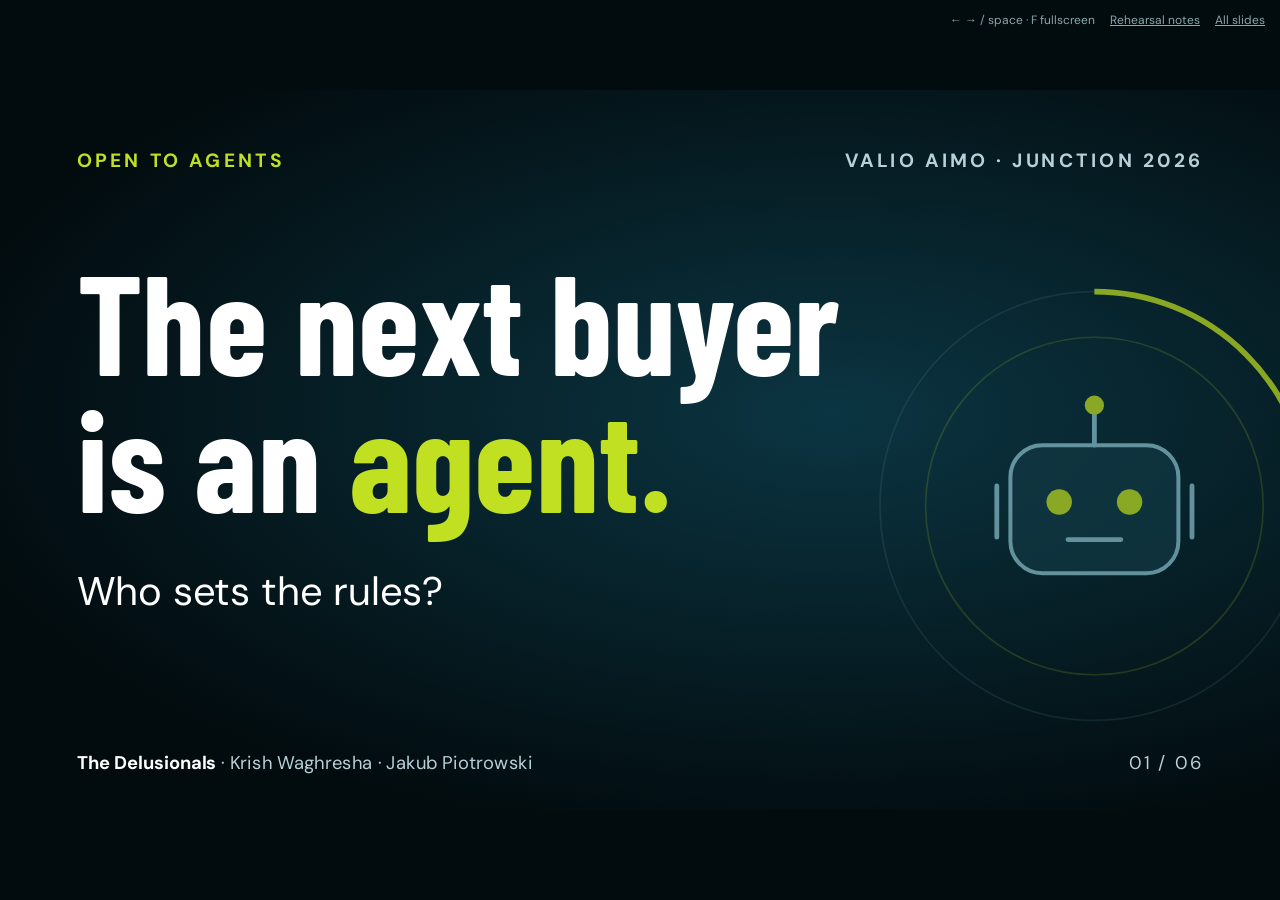
<file: docs/presentation/index.html>
<!doctype html>
<html lang="en">
<head>
<meta charset="utf-8">
<meta name="viewport" content="width=device-width, initial-scale=1">
<meta name="description" content="Open to Agents: a three-minute finals pitch, including a one-minute demo.">
<title>Open to Agents · Finals pitch · The Delusionals</title>
<style>
  @font-face { font-family: "Barlow Condensed"; src: url("../../src/aimo_gateway/static/fonts/barlow-condensed-700.woff2") format("woff2"); font-weight: 700; }
  @font-face { font-family: "DM Sans"; src: url("../../src/aimo_gateway/static/fonts/dm-sans-400.woff2") format("woff2"); font-weight: 400; }
  @font-face { font-family: "DM Sans"; src: url("../../src/aimo_gateway/static/fonts/dm-sans-700.woff2") format("woff2"); font-weight: 700; }
  :root { --ink: #020b0e; --teal: #005670; --lime: #c0e021; --amber: #fddb32; --red: #ff8a84; --muted: #b8d0d8; --line: #31545f; }
  * { box-sizing: border-box; }
  html, body { margin: 0; height: 100%; background: var(--ink); color: #fff; font-family: "DM Sans", Helvetica, Arial, sans-serif; }
  .stage { position: fixed; inset: 0; display: grid; grid-template: minmax(0, 1fr) / minmax(0, 1fr); place-items: center; }
  .deck { position: relative; width: 1600px; height: 900px; transform-origin: center; }
  .slide-wrap { position: absolute; inset: 0; display: none; }
  .slide-wrap.active { display: block; }
  .slide { position: relative; width: 1600px; height: 900px; padding: 72px 96px; overflow: hidden; background: radial-gradient(ellipse at 65% 45%, #0b3542, var(--ink) 78%); }
  h1, h2, h3, .display { margin: 0; font-family: "Barlow Condensed", "Arial Narrow", sans-serif; font-weight: 700; line-height: .98; }
  h1 { font-size: 176px; }
  h2 { font-size: 108px; }
  h3 { font-size: 56px; }
  p { margin: 0; font-size: 32px; line-height: 1.4; }
  a { color: inherit; }
  a:focus-visible { outline: 5px solid var(--lime); outline-offset: 8px; }
  .lime { color: var(--lime); }
  .muted { color: var(--muted); }
  .kicker { font-size: 24px; font-weight: 700; letter-spacing: .16em; text-transform: uppercase; color: var(--muted); }
  .slide-header { display: flex; justify-content: space-between; align-items: center; }
  .slide-header .project { color: var(--lime); }
  .slide-footer { position: absolute; left: 96px; right: 96px; bottom: 44px; display: flex; justify-content: space-between; align-items: baseline; gap: 28px; font-size: 23px; color: var(--muted); }
  .page-count { flex-shrink: 0; font-variant-numeric: tabular-nums; letter-spacing: .12em; }
  .notes { display: none; }
  .opener h1 { position: relative; margin-top: 98px; max-width: 1120px; }
  .opener .question { margin-top: 46px; font-size: 50px; }
  .orbit { position: absolute; right: -88px; top: 200px; width: 640px; height: 640px; opacity: .7; }
  .opener .slide-footer strong { color: #fff; }
  .architecture h2, .demo h2, .controls h2 { margin-top: 42px; }
  .system { position: relative; display: grid; grid-template-columns: 345px 74px 610px 74px 305px; align-items: center; margin-top: 54px; }
  .node { border: 2px solid var(--line); border-radius: 18px; background: #102a33; padding: 28px; min-height: 248px; }
  .node p { margin-top: 20px; color: var(--muted); font-size: 30px; }
  .node.gateway { min-height: 284px; border: 3px solid var(--lime); background: #163b44; padding: 28px 30px; }
  .gateway h3 { font-size: 62px; }
  .gateway .standard { margin-top: 12px; font-size: 28px; color: var(--lime); }
  .stations { display: grid; grid-template-columns: repeat(4, 1fr); gap: 10px; margin-top: 26px; }
  .station { display: grid; place-items: center; padding: 15px 4px; min-height: 66px; border: 1px solid #688847; border-radius: 8px; background: #273f32; font-size: 25px; font-weight: 700; }
  .station:last-child { line-height: 1.1; }
  .arrow { width: 74px; height: 44px; color: var(--lime); }
  .api-node h3 { font-size: 52px; }
  .api-node p { font-size: 29px; }
  .entry { display: flex; align-items: center; gap: 18px; position: absolute; top: 320px; left: 0; width: 360px; }
  .entry svg { flex-shrink: 0; width: 54px; height: 54px; }
  .entry p { font-size: 27px; line-height: 1.3; color: var(--muted); }
  .entry strong { display: block; color: #fff; }
  .alternate-path { position: absolute; top: 271px; left: 360px; width: 64px; height: 82px; }
  .human-path { position: absolute; top: 284px; left: 701px; width: 46px; height: 48px; }
  .human { position: absolute; left: 500px; top: 334px; width: 448px; display: flex; gap: 20px; align-items: center; border: 2px solid var(--amber); border-radius: 14px; padding: 18px 24px; background: #28322c; }
  .human svg { width: 54px; height: 54px; flex-shrink: 0; }
  .human h3 { font-size: 43px; }
  .human p { margin-top: 5px; color: #e7e9d5; font-size: 26px; }
  .architecture .slide-footer { font-size: 23px; }
  .demo-layout { display: grid; grid-template-columns: 440px 1fr; gap: 56px; margin-top: 36px; align-items: start; }
  .demo-brief { color: var(--muted); font-size: 35px; }
  .stock { margin-top: 38px; font-size: 31px; line-height: 1.3; }
  .stock strong { display: block; font: 700 104px/1 "Barlow Condensed", sans-serif; color: var(--lime); }
  .stock span { display: block; margin-top: 10px; }
  .demo-link { display: inline-flex; align-items: center; gap: 30px; margin-top: 38px; padding: 20px 28px; border-radius: 10px; background: var(--lime); color: #07313e; text-decoration: none; font-size: 32px; font-weight: 700; }
  .demo-link:hover { background: #d5ee59; }
  .demo-url { display: block; width: fit-content; margin-top: 18px; font-size: 27px; color: #d8e6eb; text-decoration-thickness: 1px; text-underline-offset: 6px; }
  .demo-visual { margin: 0; }
  .demo-image { display: block; border: 2px solid #52727b; border-radius: 16px; overflow: hidden; box-shadow: 0 28px 65px #0006; }
  .demo-image img { display: block; width: 100%; height: auto; }
  .demo-visual figcaption { display: flex; gap: 22px; align-items: center; margin-top: 18px; font-size: 28px; color: var(--muted); }
  .demo-visual figcaption strong { color: #fff; }
  .rules { display: grid; grid-template-columns: repeat(3, 1fr); gap: 24px; margin-top: 48px; }
  .rule { min-height: 346px; border: 1px solid var(--line); border-top: 9px solid var(--lime); background: #102a33; padding: 32px 30px; border-radius: 0 0 16px 16px; }
  .rule h3 { font-size: 64px; margin-bottom: 22px; }
  .rule p { font-size: 31px; line-height: 1.45; }
  .rule .amount { font-size: 48px; color: var(--lime); font-weight: 700; }
  .rule .example { margin-top: 20px; color: var(--muted); font-size: 29px; }
  .rule.human-rule { border-top-color: var(--amber); }
  .human-rule .amount { color: var(--amber); }
  .rule.never { border-top-color: var(--red); }
  .never h3 { color: var(--red); }
  .never ul { margin: 0; padding-left: 27px; font-size: 30px; line-height: 1.45; }
  .never li + li { margin-top: 14px; }
  .bound { margin-top: 34px; font-size: 35px; }
  .bound strong { color: var(--lime); }
  .closing { background: radial-gradient(ellipse at 30% 25%, #0b7393, #005670 48%, #00303d); }
  .closing h2 { font-size: 150px; line-height: 1.06; margin-top: 95px; }
  .closing h2 span { display: block; }
  .next-steps { display: grid; grid-template-columns: 1fr 1fr; gap: 60px; margin-top: 58px; padding-top: 30px; border-top: 2px solid #ffffff40; }
  .next-steps .kicker { font-size: 23px; color: #d2e6ec; }
  .next-steps p + p { margin-top: 12px; font-size: 33px; }
  .closing .scope { margin-top: 36px; color: #d2e6ec; font-size: 25px; }
  .closing .slide-footer { color: #d2e6ec; }
  .closing .slide-footer strong { color: #fff; }
  .thanks h2 { margin-top: 38px; font-size: 144px; }
  .contacts { display: grid; grid-template-columns: repeat(2, 1fr); gap: 84px; margin-top: 52px; }
  .contact-media { display: flex; align-items: center; justify-content: space-between; gap: 40px; margin-top: 24px; }
  .portrait { display: block; width: 280px; height: 280px; object-fit: cover; border-radius: 50%; }
  .contact-code { display: block; flex-shrink: 0; width: 320px; height: 320px; background: #fff; }
  .contact-code img { display: block; width: 100%; height: 100%; }
  .contact-url { display: block; width: fit-content; margin-top: 22px; color: var(--muted); font-size: 25px; line-height: 1.4; text-decoration-thickness: 1px; text-underline-offset: 6px; }
  .hint { position: fixed; right: 15px; top: 12px; color: #8ba5ae; font-size: 12px; }
  .hint a { margin-left: 12px; }
  .status { position: fixed; left: 20px; bottom: 12px; margin: 0; font-size: 18px; color: var(--amber); }
  :fullscreen .hint { display: none; }
  @media screen {
    html.all-slides, html.all-slides body { height: auto; }
    .all-slides .stage { position: relative; display: block; margin: 0 auto; overflow: hidden; }
    .all-slides .deck { height: auto; transform-origin: top left; }
    .all-slides .slide-wrap { position: relative; display: block; }
    .all-slides .hint { display: none; }
    .with-notes .notes { display: block; padding: 48px 96px 56px; background: #eef4f5; color: #19313a; }
    .notes .cue { margin-bottom: 20px; color: #005670; font-size: 32px; font-weight: 700; }
    .notes p { max-width: 1320px; font-size: 28px; line-height: 1.5; }
    .notes p + p { margin-top: 20px; }
    .notes .production { font-size: 24px; color: #405961; }
    .notes a:focus-visible { outline-color: #005670; }
  }
  @page { size: 1600px 900px; margin: 0; }
  @media print {
    html, body { width: 1600px; height: auto; background: var(--ink); print-color-adjust: exact; -webkit-print-color-adjust: exact; }
    .stage { position: static; display: block; width: 1600px !important; height: auto !important; }
    .deck { height: auto; transform: none !important; }
    .slide-wrap { position: relative; display: block; height: 900px; break-after: page; break-inside: avoid; }
    .slide-wrap:last-child { break-after: auto; }
    .notes, .hint, .status { display: none !important; }
    a { text-decoration: none; }
  }
</style>
</head>
<body>
<main class="stage" aria-label="Finals presentation"><div class="deck" id="deck">
  <article class="slide-wrap active">
    <section class="slide opener" aria-labelledby="title-1">
      <header class="slide-header kicker"><span class="project">Open to Agents</span><span>Valio Aimo · Junction 2026</span></header>
      <svg class="orbit" viewBox="0 0 640 640" aria-hidden="true">
        <circle cx="320" cy="320" r="268" fill="none" stroke="#8ac0cc" stroke-opacity=".16" stroke-width="2"/>
        <circle cx="320" cy="320" r="211" fill="none" stroke="#c0e021" stroke-opacity=".23" stroke-width="2"/>
        <path d="M320 52a268 268 0 0 1 268 268" fill="none" stroke="#c0e021" stroke-width="7"/>
        <path d="m565 298 23 24 22-26" fill="none" stroke="#c0e021" stroke-width="7" stroke-linecap="round" stroke-linejoin="round"/>
        <rect x="215" y="244" width="210" height="160" rx="40" fill="#123944" stroke="#8ac0cc" stroke-width="5"/>
        <path d="M320 244v-46m-122 97v64m244-64v64" fill="none" stroke="#8ac0cc" stroke-width="6" stroke-linecap="round"/>
        <circle cx="320" cy="194" r="12" fill="#c0e021"/>
        <circle cx="276" cy="315" r="16" fill="#c0e021"/><circle cx="364" cy="315" r="16" fill="#c0e021"/>
        <path d="M287 362h66" stroke="#8ac0cc" stroke-width="6" stroke-linecap="round"/>
      </svg>
      <h1 id="title-1">The next buyer<br>is an <span class="lime">agent.</span></h1>
      <p class="question">Who sets the rules?</p>
      <footer class="slide-footer"><span><strong>The Delusionals</strong> · Krish Waghresha · Jakub Piotrowski</span><span class="page-count">01 / 06</span></footer>
    </section>
    <aside class="notes">
      <p class="cue">0:00–0:20 · The problem</p>
      <p>Who places your next wholesale order? Increasingly, an agent. But who decides what it can buy, when it needs approval, and what happens when stock runs out? We built Open to Agents to keep those decisions with the owner.</p>
      <p class="production">Three-minute slot: 20s opening + 25s architecture + 60s demo + 40s controls + 22s close + 3s thanks = 2:50. Keep the last 10 seconds for transitions. One click advances one complete slide; there are no hidden builds.</p>
    </aside>
  </article>

  <article class="slide-wrap">
    <section class="slide architecture" aria-labelledby="title-2">
      <header class="slide-header kicker"><span>What we built</span><span class="project">Open to Agents</span></header>
      <h2 id="title-2">Two parts. <span class="lime">One flow.</span></h2>
      <div class="system">
        <div class="node"><h3>Agent workspace</h3><p>Kitchen request<br>→ proposed basket</p></div>
        <svg class="arrow" viewBox="0 0 74 44" aria-hidden="true"><path d="M12 22h48m-14-13 14 13-14 13" fill="none" stroke="currentColor" stroke-width="4" stroke-linecap="round" stroke-linejoin="round"/></svg>
        <div class="node gateway">
          <h3>Trusted Gateway</h3>
          <p class="standard">OpenAPI 3.1 · owner-controlled policy</p>
          <div class="stations"><div class="station">Lookup</div><div class="station">Limits</div><div class="station">Approval</div><div class="station">Mock<br>order</div></div>
        </div>
        <svg class="arrow" viewBox="0 0 74 44" aria-hidden="true"><path d="M12 22h48m-14-13 14 13-14 13" fill="none" stroke="currentColor" stroke-width="4" stroke-linecap="round" stroke-linejoin="round"/></svg>
        <div class="node api-node"><h3>Valio Aimo</h3><p>Challenge APIs<br>Products<br>Price · stock</p></div>
        <div class="entry">
          <svg viewBox="0 0 64 64" aria-hidden="true"><rect x="12" y="18" width="40" height="32" rx="9" fill="none" stroke="#b8d0d8" stroke-width="3"/><circle cx="25" cy="34" r="4" fill="#c0e021"/><circle cx="39" cy="34" r="4" fill="#c0e021"/><path d="M32 18v-8" stroke="#b8d0d8" stroke-width="3"/></svg>
          <p><strong>Or an external agent</strong>Compatible API · scoped token</p>
        </div>
        <svg class="alternate-path" viewBox="0 0 64 82" aria-hidden="true"><path d="m4 77 54-67m-18 7 18-7-3 20" fill="none" stroke="#c0e021" stroke-width="3" stroke-dasharray="6 6"/></svg>
        <svg class="human-path" viewBox="0 0 46 48" aria-hidden="true"><path d="M23 0v38m-11-11 11 11 11-11" fill="none" stroke="#fddb32" stroke-width="3"/></svg>
        <div class="human">
          <svg viewBox="0 0 64 64" aria-hidden="true"><circle cx="32" cy="21" r="11" fill="none" stroke="#fddb32" stroke-width="3"/><path d="M12 56c2-12 10-18 20-18s18 6 20 18" fill="none" stroke="#fddb32" stroke-width="3" stroke-linecap="round"/></svg>
          <div><h3>Human approval</h3><p>Only when required</p></div>
        </div>
      </div>
      <footer class="slide-footer"><span>Deterministic planning today. Authority stays in the gateway.</span><span class="page-count">02 / 06</span></footer>
    </section>
    <aside class="notes">
      <p class="cue">0:20–0:45 · What actually works</p>
      <p>We built a buyer workspace and a trusted gateway. The workspace turns a kitchen need into a basket. An external agent can use the same open API. The gateway checks policy and calls the challenge’s price and stock services. Human approval happens when needed; orders are recorded locally as mocks.</p>
      <p class="production">The diagram adapts the architecture scene in video/film.html. “Open” means a documented interoperable interface, not anonymous access. Default request planning is deterministic; optional provider inference is not runtime-verified. Do not describe MCP, signed claims, payments or supplier ordering as built.</p>
    </aside>
  </article>

  <article class="slide-wrap">
    <section class="slide demo" aria-labelledby="title-3">
      <header class="slide-header kicker"><span>See it work</span><span class="project">The challenge’s own example</span></header>
      <h2 id="title-3">1,000 L. <span class="lime">One stock-out.</span></h2>
      <div class="demo-layout">
        <div>
          <p class="demo-brief">Lactose-free milk.<br>By Monday.</p>
          <p class="stock"><strong>384 L</strong><span>of the usual product<br>available in the demo.</span></p>
          <a class="demo-link" href="https://youtu.be/CB_NcgdgK5k?t=46" target="_blank" rel="noopener noreferrer">Watch demo <span aria-hidden="true">↗</span></a>
          <a class="demo-url" href="https://youtu.be/CB_NcgdgK5k?t=46" target="_blank" rel="noopener noreferrer">youtu.be/CB_NcgdgK5k</a>
        </div>
        <figure class="demo-visual">
          <a class="demo-image" href="https://youtu.be/CB_NcgdgK5k?t=46" target="_blank" rel="noopener noreferrer" aria-label="Play the recorded demo, starting at 46 seconds">
            <img src="../assets/demo-stockout.jpg" width="1280" height="640" alt="Recorded workspace: only 384 litres of the usual milk are available; the buyer can switch all 1,000 litres, split the basket, or accept a short delivery.">
          </a>
          <figcaption><strong>Three options.</strong> The trade-off stays visible.</figcaption>
        </figure>
      </div>
      <footer class="slide-footer"><span>Recorded challenge data · not a current stock or price guarantee</span><span class="page-count">03 / 06</span></footer>
    </section>
    <aside class="notes">
      <p class="cue">0:45–1:45 · Demo, including the switch</p>
      <p><strong>For now:</strong> the link opens the published video at 0:46. Show the milk and butter scenarios, stop at about 1:39, then return to the deck. That is roughly 53 seconds of video plus 7 seconds for switching. Pre-open the video; do not play the entire two-minute film during a three-minute pitch.</p>
      <p><strong>For the later live demo:</strong> show the milk request, the shortage, the priced alternatives, the manager’s exact-basket approval and the resulting mock order. If time allows, show the small butter order proceeding without manager approval. Narrate the outcome, not every click.</p>
      <p><strong>If playback fails:</strong> stay on this still. “The usual milk cannot fill the request. We compare a substitute, a split basket and a short delivery. The selected basket exceeds the demo limit, so a manager approves it before the gateway rechecks and records a mock order.” Continue to controls rather than troubleshooting on stage.</p>
      <p class="production">Still extracted from the existing video/build/final.mp4 at 00:01:05, cropped to the application. Stock and prices are observations from that recording. The published film has legacy wording; this pitch explicitly distinguishes local mock orders from supplier purchases.</p>
    </aside>
  </article>

  <article class="slide-wrap">
    <section class="slide controls" aria-labelledby="title-4">
      <header class="slide-header kicker"><span>Gateway-enforced controls</span><span class="project">Illustrated €500 demo policy</span></header>
      <h2 id="title-4">Autonomy. <span class="lime">Not a blank cheque.</span></h2>
      <div class="rules">
        <div class="rule">
          <h3>Alone</h3>
          <p>Within its authority.</p>
          <p class="example">20 kg butter<br><span class="amount">€42</span> · under the limit</p>
        </div>
        <div class="rule human-rule">
          <h3>Humans sign</h3>
          <p>Above the agent’s limit.</p>
          <p class="example">1,000 L milk<br><span class="amount">€1,150</span> · needs approval</p>
        </div>
        <div class="rule never">
          <h3>Never</h3>
          <ul><li>Approve itself</li><li>Commit a stale quote</li><li>Guess allergens are safe</li></ul>
        </div>
      </div>
      <p class="bound"><strong>One approval. One exact basket.</strong> Every decision on record.</p>
      <footer class="slide-footer"><span>Price and stock rechecked before commitment · local mock orders</span><span class="page-count">04 / 06</span></footer>
    </section>
    <aside class="notes">
      <p class="cue">1:45–2:25 · Why this is a trusted interface</p>
      <p>The €42 butter order is within the agent’s authority. The €1,150 milk basket is not, so a separate human approves it. Those amounts and the €500 threshold are our recorded demo, not fixed product rules. The agent cannot approve itself, commit an expired quote, or treat missing allergen evidence as safe. Approval binds to the exact priced basket. Changes require a new evaluation, and price and stock are checked again before a mock order is recorded.</p>
      <p class="production">Visual structure reused from the film’s Alone / Humans sign / Never scene. The buyer also chooses whether to switch the usual product or accept a short delivery; do not conflate that workspace choice with the gateway’s over-limit approval endpoint. Sources: <a href="../gateway-contract.md">gateway contract</a> and <a href="../running.md">operating boundaries</a>.</p>
    </aside>
  </article>

  <article class="slide-wrap">
    <section class="slide closing" aria-labelledby="title-5">
      <header class="slide-header kicker"><span>Trusted Trade Agents</span><span>Junction 2026</span></header>
      <h2 id="title-5"><span>Open to agents.</span><span class="lime">On Valio Aimo’s terms.</span></h2>
      <div class="next-steps">
        <div><p class="kicker">Built today</p><p>Open API · approvals · audit trail</p></div>
        <div><p class="kicker">Next, for production</p><p>Production identity · supplier order API</p></div>
      </div>
      <p class="scope">Synthetic systems. Local mock orders. No payments.</p>
      <footer class="slide-footer"><span><strong>The Delusionals</strong> · Krish Waghresha · Jakub Piotrowski</span><span class="page-count">05 / 06</span></footer>
    </section>
    <aside class="notes">
      <p class="cue">2:25–2:47 · The closing line</p>
      <p>This is not a chatbot replacing the webshop. It is an open interface through which purchasing agents can work under the owner’s rules. We have the workspace, gateway, approval and audit flow. Production identity and a real supplier order API are next. Open to agents. On Valio Aimo’s terms.</p>
      <p class="production">After the closing line, advance to the contact slide and say thank you. The closing design reuses the film’s teal-and-lime end card. The previous detailed deck remains in Git history.</p>
      <p class="production">Design reference: <a href="https://www.ycombinator.com/library/4T-how-to-design-a-better-pitch-deck" target="_blank" rel="noopener noreferrer">Y Combinator’s pitch-deck guidance</a> — readable, simple slides with one obvious point. This is a stage deck, not a technical-documentation summary.</p>
    </aside>
  </article>

  <article class="slide-wrap">
    <section class="slide thanks" aria-labelledby="title-6">
      <header class="slide-header kicker"><span class="project">The Delusionals</span><span>Open to Agents</span></header>
      <h2 id="title-6">Thank you<span class="lime">.</span></h2>
      <div class="contacts">
        <div class="contact-person" aria-labelledby="name-jakub">
          <h3 id="name-jakub">Jakub Piotrowski</h3>
          <div class="contact-media">
            <img class="portrait" src="../assets/team/jakub.jpg" width="640" height="640" alt="Jakub Piotrowski">
            <a class="contact-code" href="https://www.linkedin.com/in/jakub-piotrowski97/" target="_blank" rel="noopener noreferrer" aria-label="Open Jakub Piotrowski’s LinkedIn profile">
              <img src="../assets/team/jakub-linkedin.svg" width="320" height="320" alt="QR code for Jakub Piotrowski’s LinkedIn profile">
            </a>
          </div>
          <a class="contact-url" href="https://www.linkedin.com/in/jakub-piotrowski97/" target="_blank" rel="noopener noreferrer">linkedin.com/in/jakub-piotrowski97</a>
        </div>
        <div class="contact-person" aria-labelledby="name-krish">
          <h3 id="name-krish">Krish Waghresha</h3>
          <div class="contact-media">
            <img class="portrait" src="../assets/team/krish.jpg" width="640" height="640" alt="Krish Waghresha">
            <a class="contact-code" href="https://www.linkedin.com/in/krish-waghresha/" target="_blank" rel="noopener noreferrer" aria-label="Open Krish Waghresha’s LinkedIn profile">
              <img src="../assets/team/krish-linkedin.svg" width="320" height="320" alt="QR code for Krish Waghresha’s LinkedIn profile">
            </a>
          </div>
          <a class="contact-url" href="https://www.linkedin.com/in/krish-waghresha/" target="_blank" rel="noopener noreferrer">linkedin.com/in/krish-waghresha</a>
        </div>
      </div>
      <footer class="slide-footer"><span>Scan to connect on LinkedIn</span><span class="page-count">06 / 06</span></footer>
    </section>
    <aside class="notes">
      <p class="cue">2:47–2:50 · Thank you</p>
      <p>Say “Thank you.” Leave this slide up for questions so the audience has time to scan the codes. The final 10 seconds remain contingency.</p>
      <p class="production">Both portraits were supplied by the team. The locally generated QR codes encode the exact LinkedIn profile URLs, without a tracking redirect. Black-on-white vector codes preserve a four-module quiet zone, following <a href="https://www.qrcode.com/en/howto/code.html" target="_blank" rel="noopener noreferrer">DENSO WAVE’s guidance</a>. The codes and written URLs are also clickable in the PDF. If a profile URL changes, regenerate its QR code before exporting again.</p>
    </aside>
  </article>
</div></main>
<nav class="hint" aria-label="Presentation controls">← → / space · F fullscreen <a href="?notes">Rehearsal notes</a> <a href="?all">All slides</a></nav>
<p class="status" id="status" role="status"></p>
<script>
  const slides = [...document.querySelectorAll(".slide-wrap")];
  const params = new URLSearchParams(location.search);
  const withNotes = params.has("notes");
  const allSlides = params.has("all") || withNotes;
  document.documentElement.classList.toggle("all-slides", allSlides);
  document.documentElement.classList.toggle("with-notes", withNotes);
  const deck = document.getElementById("deck");
  let index = 0;

  function fit() {
    const scale = allSlides ? Math.min(document.documentElement.clientWidth / 1600, 1) : Math.min(innerWidth / 1600, innerHeight / 900);
    deck.style.transform = `scale(${scale})`;
    if (allSlides) {
      deck.parentElement.style.width = `${1600 * scale}px`;
      deck.parentElement.style.height = `${deck.offsetHeight * scale}px`;
    }
  }

  function show(next) {
    index = Math.max(0, Math.min(slides.length - 1, next));
    slides.forEach((slide, n) => slide.classList.toggle("active", n === index));
    history.replaceState(null, "", `#${index + 1}`);
  }

  async function toggleFullscreen() {
    try {
      if (document.fullscreenElement) await document.exitFullscreen();
      else await document.documentElement.requestFullscreen();
      document.getElementById("status").textContent = "";
    } catch (error) {
      console.error("Fullscreen could not be changed.", error);
      document.getElementById("status").textContent = "Fullscreen unavailable. Use your browser’s fullscreen command.";
    }
  }

  addEventListener("keydown", (event) => {
    if (allSlides || event.altKey || event.ctrlKey || event.metaKey) return;
    if (event.target.closest("input, textarea, select")) return;
    if (event.target.closest("a, button") && [" ", "Enter"].includes(event.key)) return;
    if (["ArrowRight", "PageDown", " "].includes(event.key)) {
      event.preventDefault();
      show(index + 1);
    } else if (["ArrowLeft", "PageUp", "Backspace"].includes(event.key)) {
      event.preventDefault();
      show(index - 1);
    } else if (event.key === "Home" || event.key === "End") {
      event.preventDefault();
      show(event.key === "Home" ? 0 : slides.length - 1);
    } else if (event.key.toLowerCase() === "f") {
      toggleFullscreen();
    }
  });
  addEventListener("click", (event) => {
    if (allSlides || event.button !== 0 || event.target.closest("a, button")) return;
    if (!event.target.closest(".slide")) return;
    show(index + (event.clientX < innerWidth / 3 ? -1 : 1));
  });
  addEventListener("resize", fit);
  addEventListener("hashchange", () => show((parseInt(location.hash.slice(1), 10) || 1) - 1));
  document.fonts.ready.then(fit);
  fit();
  show((parseInt(location.hash.slice(1), 10) || 1) - 1);
</script>
</body>
</html>
</file>
